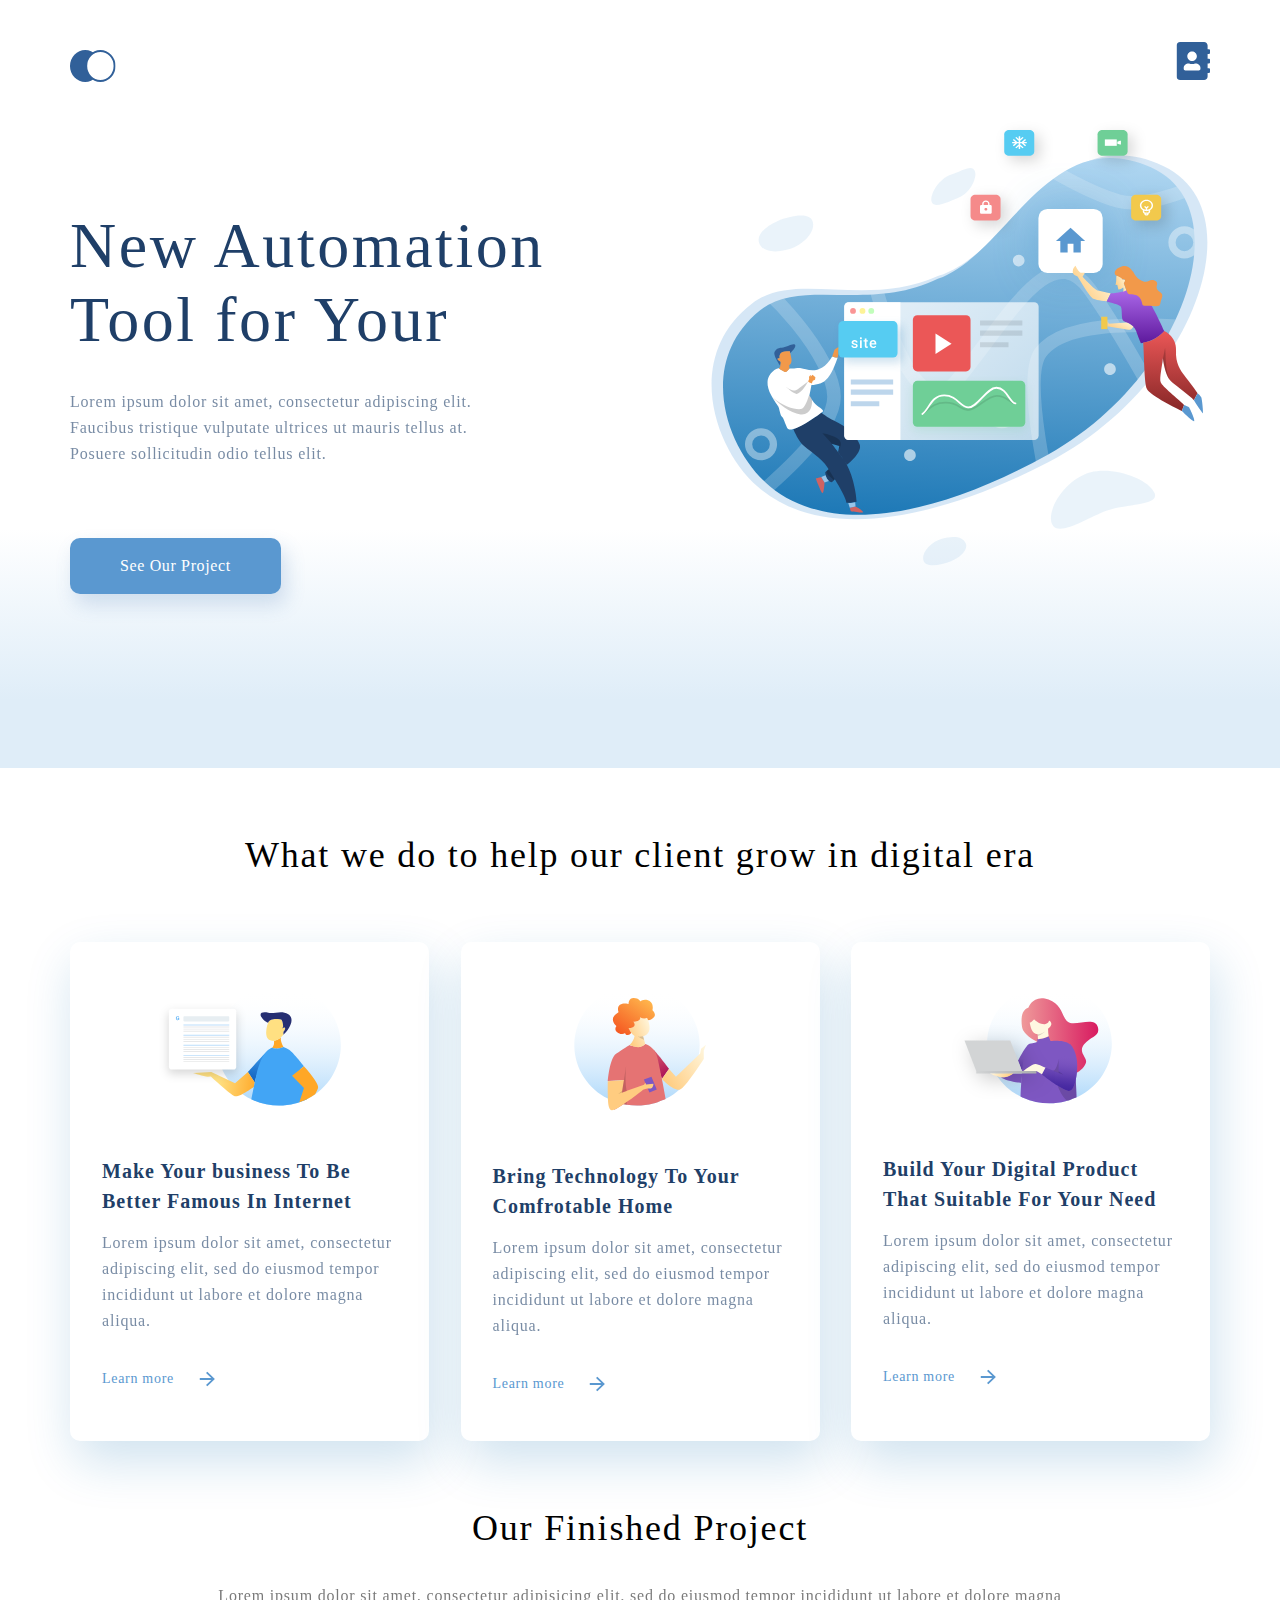
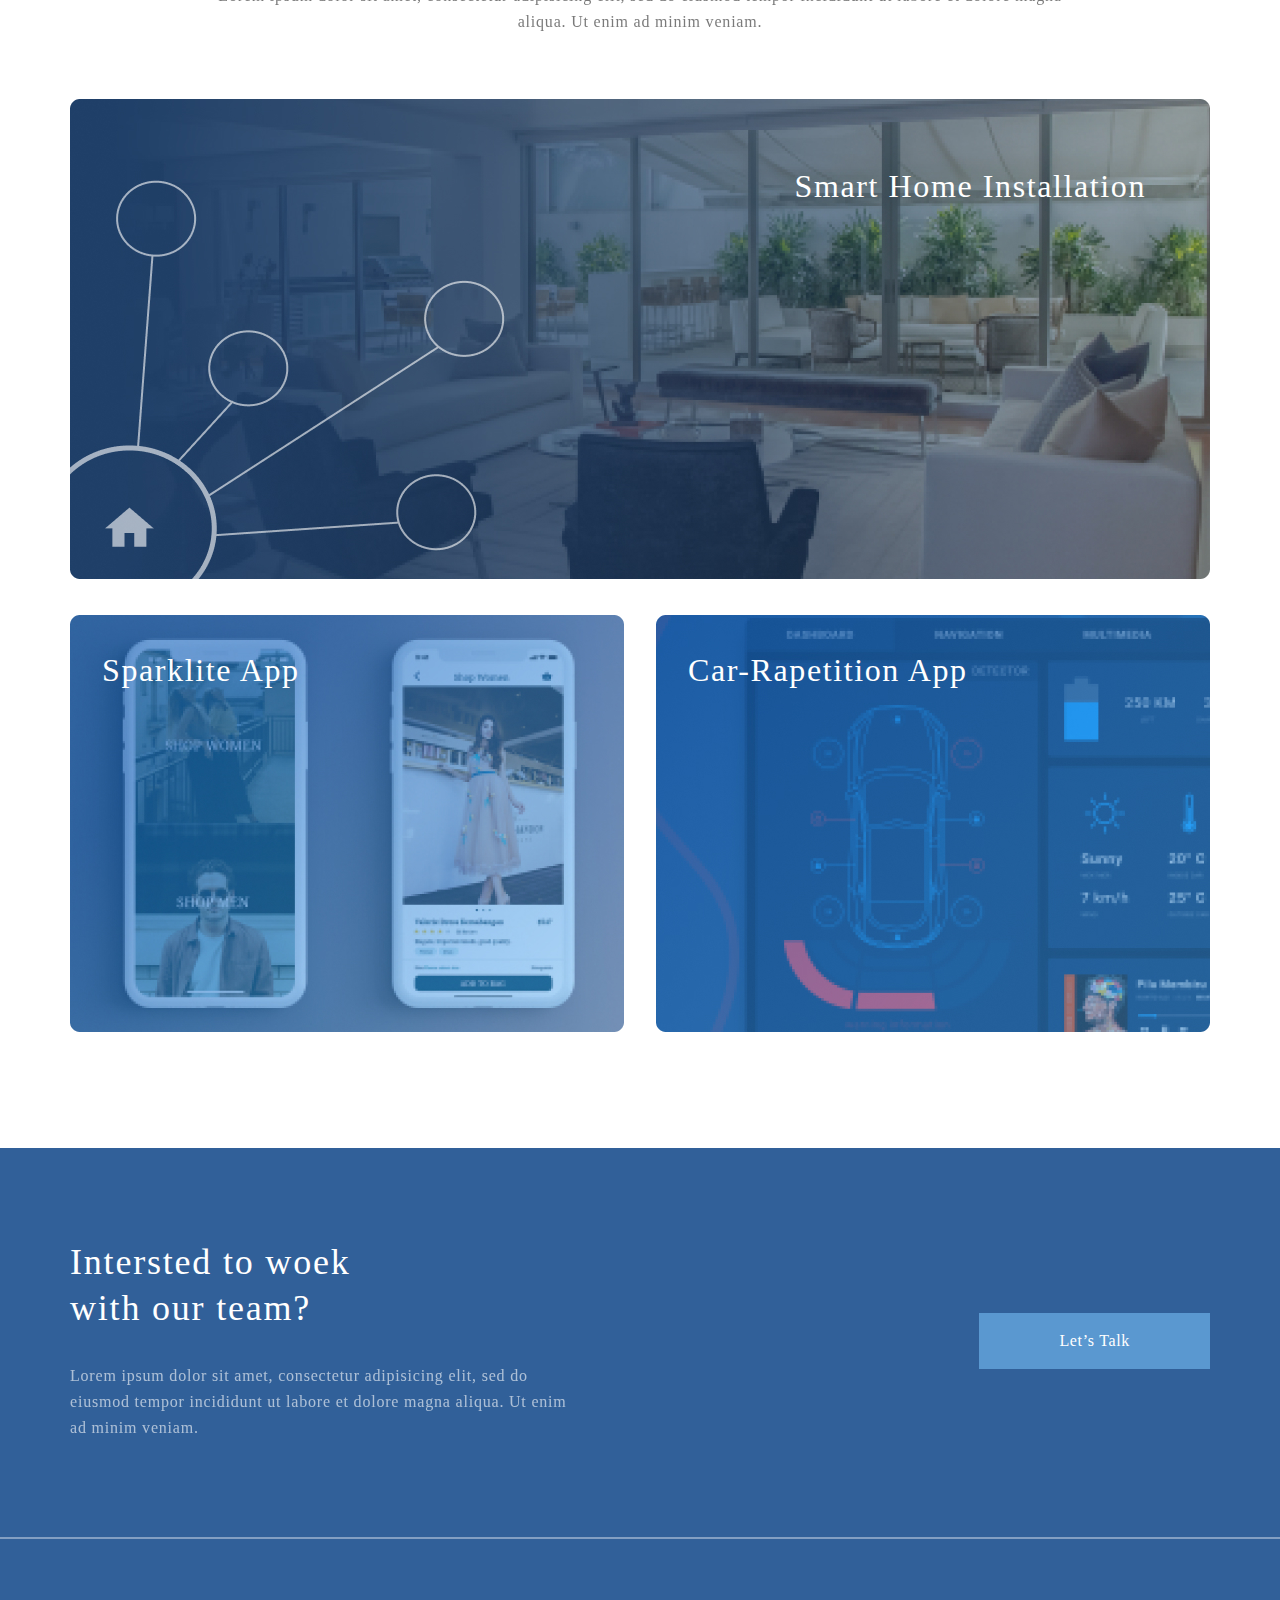
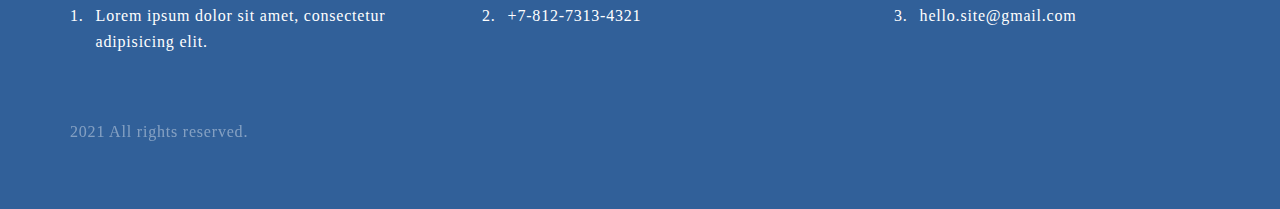
<file: index.html>
<!DOCTYPE html>
<html lang="en">

<head>
    <meta charset="UTF-8">
    <meta http-equiv="X-UA-Compatible" content="IE=edge">
    <meta name="viewport" content="width=device-width, initial-scale=1.0">
    <title>Main</title>
    <link rel="stylesheet" href="style.css">
</head>

<body>
    <div class="wrapper">
        <div class="wrapper__up">

            <div class="top">
                <div class="container container-top">

                    <ul class="nav">
                        <li class="nav__el"><a href="index.html" class="nav__link"><img src="img/logo.svg" alt="logo"
                                    class="nav__icon"></a></li>
                        <li class="nav__el"><a href="contact.html" class="nav__link"><img src="img/address-book-solid1.svg" alt="contact" class="nav__icon"></a></li>
                    </ul>

                    <div class="top__content">
                        <h1 class="heading__top">New Automation Tool for Your </h1>
                        <div class="text text-top">Lorem ipsum dolor sit amet, consectetur adipiscing elit. Faucibus
                            tristique
                            vulputate ultrices ut mauris tellus at. Posuere sollicitudin odio tellus elit.</div>
                        <a href="#" class="top__content_link">See Our Project</a>
                    </div>
                </div>
            </div>

            <div class="whatWeDo container">
                <h3 class="heading">What we do to help our client grow in digital era</h3>
                <div class="whatWeDo__card">
                    <div class="cart">
                        <img src="img/1.svg" alt="img" class="cart__img">
                        <h4 class="cart__heading">Make Your business To Be Better Famous In Internet</h4>
                        <div class="text text-cart">Lorem ipsum dolor sit amet, consectetur adipiscing elit, sed do
                            eiusmod
                            tempor incididunt ut labore et dolore magna aliqua. </div>
                        <a href="#" class="cart__link">
                            <div class="text-link">Learn more </div>
                            <img src="img/arrow.svg" alt="arrow" class="link__arrow">
                        </a>
                    </div>
                    <div class="cart">
                        <img src="img/Group15.svg" alt="img" class="cart__img">
                        <h4 class="cart__heading">Bring Technology To Your
                            Comfrotable Home</h4>
                        <div class="text text-cart">Lorem ipsum dolor sit amet, consectetur adipiscing elit, sed do
                            eiusmod
                            tempor incididunt ut labore et dolore magna aliqua. </div>
                        <a href="#" class="cart__link">
                            <div class="text-link">Learn more </div>
                            <img src="img/arrow.svg" alt="arrow" class="link__arrow">
                        </a>
                    </div>
                    <div class="cart">
                        <img src="img/220.svg" alt="img" class="cart__img">
                        <h4 class="cart__heading">Build Your Digital Product
                            That Suitable For Your Need</h4>
                        <div class="text text-cart">Lorem ipsum dolor sit amet, consectetur adipiscing elit, sed do
                            eiusmod
                            tempor incididunt ut labore et dolore magna aliqua. </div>
                        <a href="#" class="cart__link">
                            <div class="text-link">Learn more </div>
                            <img src="img/arrow.svg" alt="arrow" class="link__arrow">
                        </a>
                    </div>
                </div>


            </div>

            <div class="project container">
                <h3 class="heading">Our Finished Project</h3>
                <div class="text text-project">
                    Lorem ipsum dolor sit amet, consectetur adipisicing elit, sed do eiusmod tempor incididunt ut labore
                    et
                    dolore magna aliqua. Ut enim ad minim veniam.
                </div>
                <div class="img-item">
                    <div class="project__item">
                        <img src="img/item1.jpg" alt="img" class="project__img">
                        <div class="project__item_text item-text">Smart Home Installation</div>
                    </div>
                    <div class="project__parent project-doubleItem">
                        <div class="project__item img-rightM">
                            <img src="img/item2.jpg" alt="img" class="project__img ">
                            <div class="project__item_text-mini item-text">Sparklite App</div>
                        </div>
                        <div class="project__item">
                            <img src="img/item3.jpg" alt="img" class="project__img">
                            <div class="project__item_text-mini item-text">Car-Rapetition App</div>
                        </div>
                    </div>
                </div>
            </div>
        </div>

        <div class="footer">
             <div class="footer__top container">
                <div class="woek">
                    <h3 class="heading footer-heading">Intersted to woek with our team?</h3>
                    <div class="text woek-text">Lorem ipsum dolor sit amet, consectetur adipisicing elit, sed do
                        eiusmod
                        tempor incididunt ut labore et dolore magna aliqua. Ut enim ad minim veniam.</div>
                </div>
                <div class="footer__link">
                    <a href="#" class="footer-link">Let’s&nbsp;Talk</a>
                </div>


        </div>
        <hr class="footer__line">
        <ul class="footer__contact container">
            <li class="info-list">
                <div class="number__list">1.</div>
                <div class="info-list_text">Lorem ipsum dolor sit amet, consectetur adipisicing elit.</div>
            </li>
            <li class="info-list">
                <div class="number__list">2.</div>
                <div class="info-list_text">+7-812-7313-4321</div>
            </li>
            <li class="info-list">
                <div class="number__list">3.</div>
                <div class="info-list_text">hello.site@gmail.com</div>
            </li>
        </ul>
        <div class="copy-right container">2021 All rights reserved.</div>
    </div>
    </div>
</body>

</html>
</file>
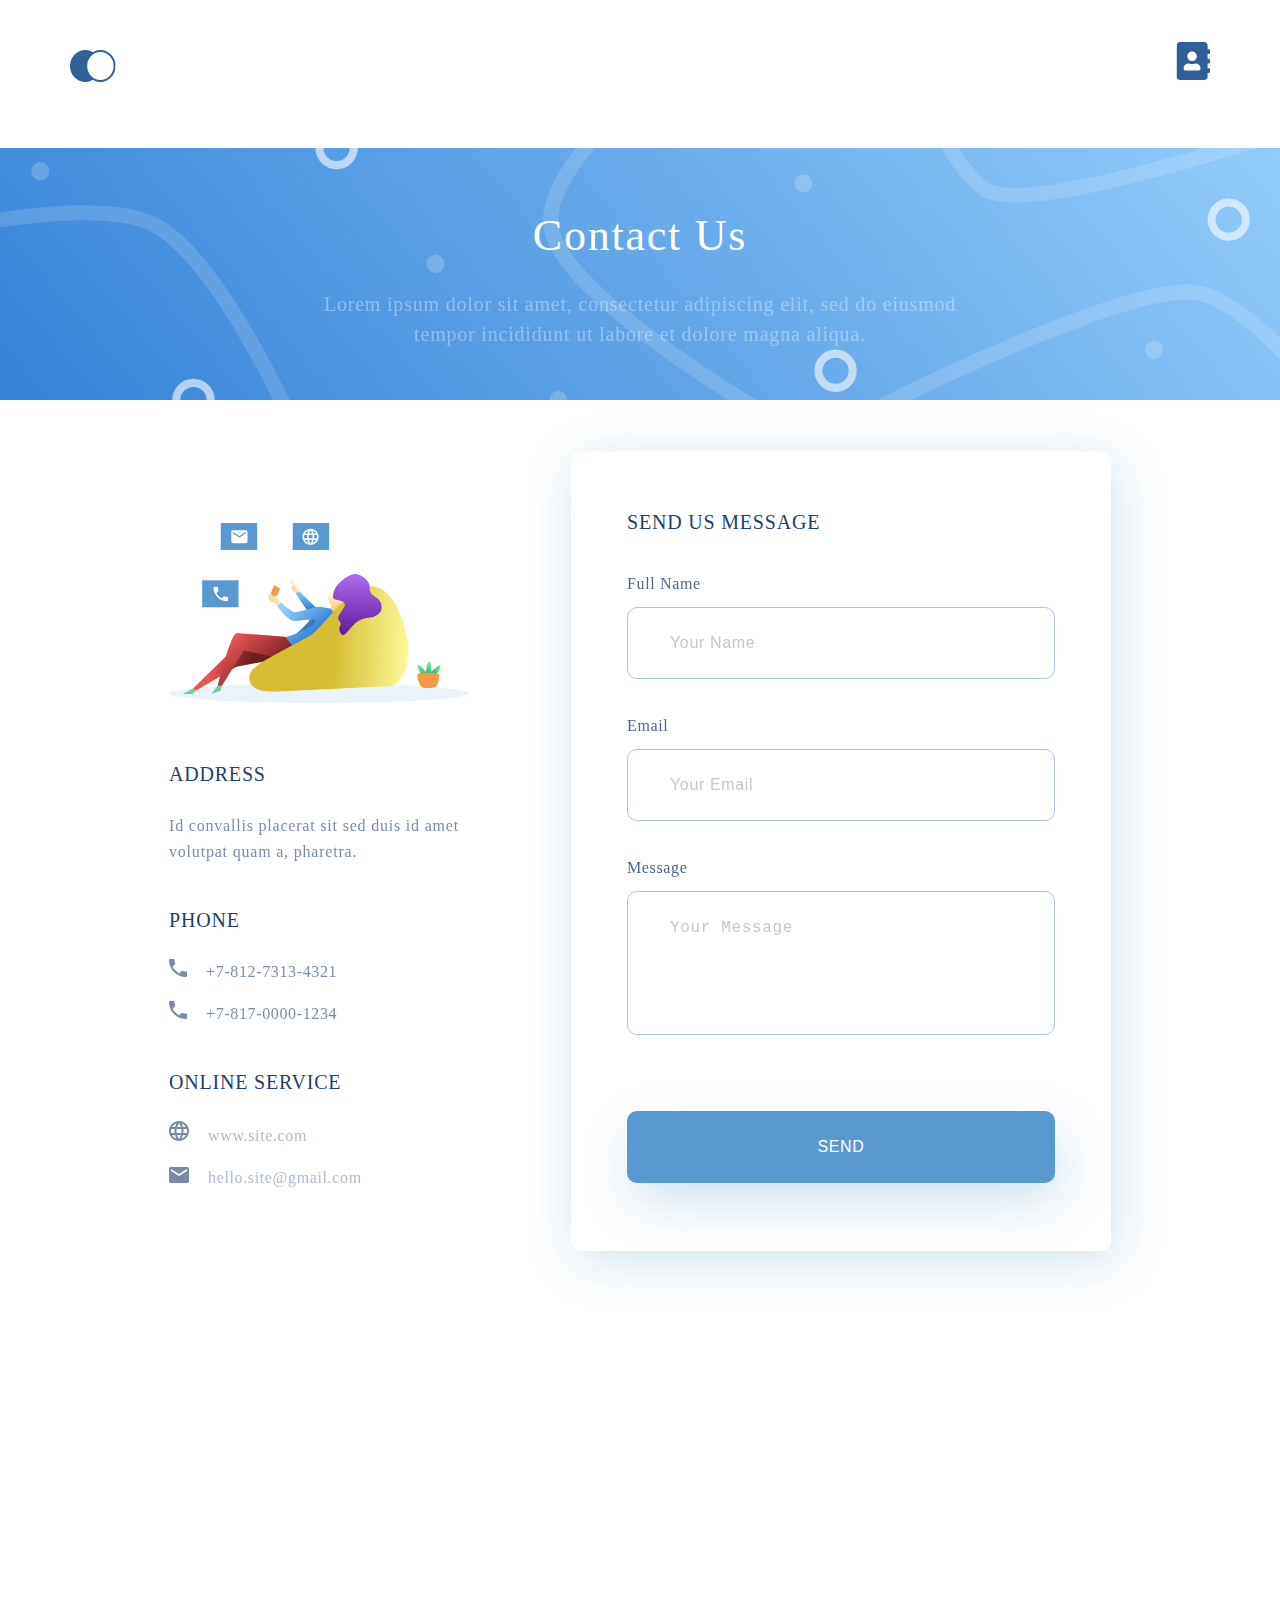
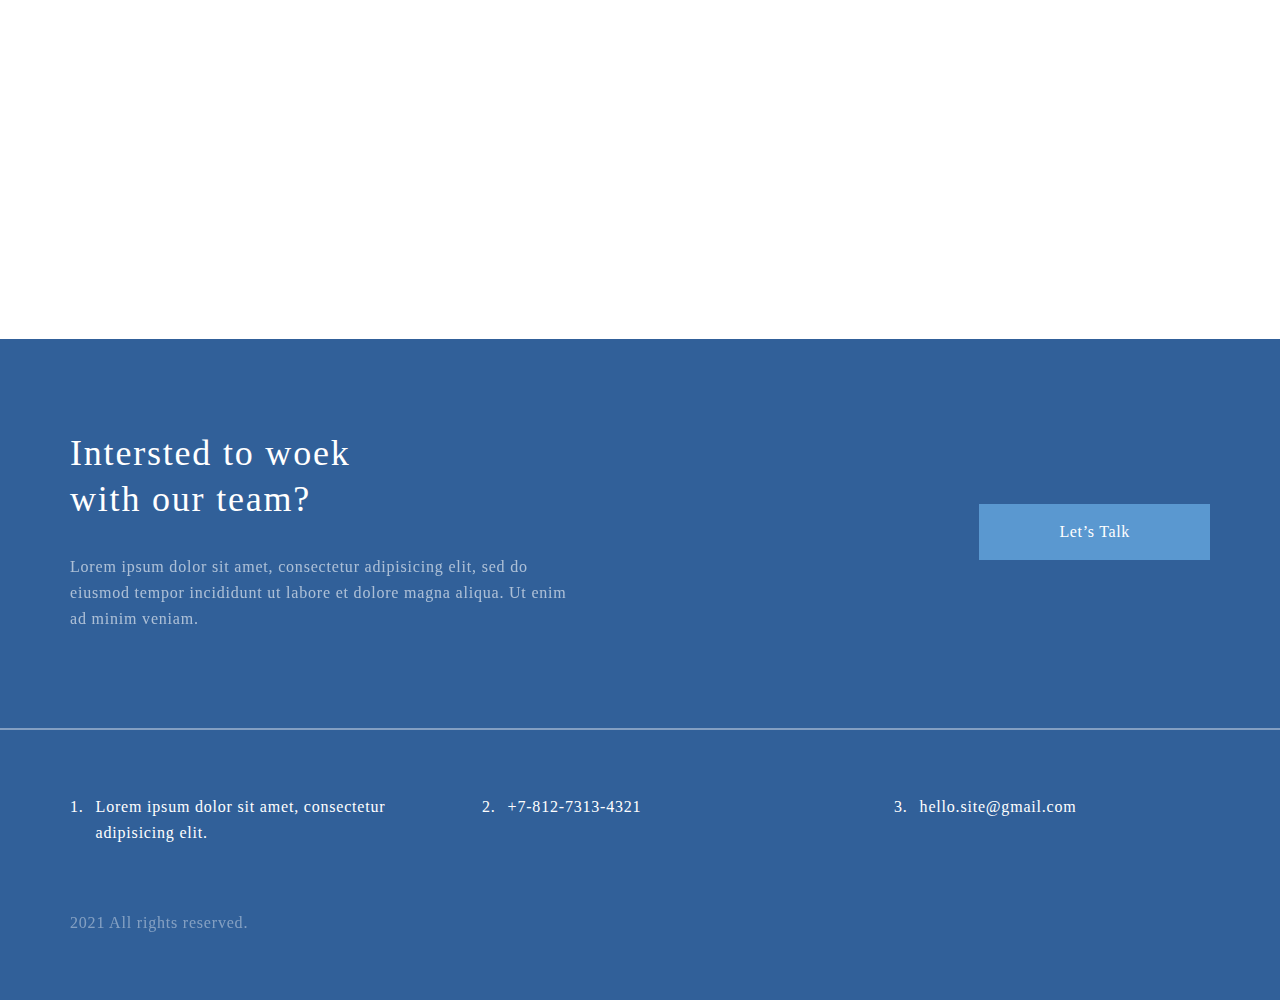
<file: contact.html>
<!DOCTYPE html>
<html lang="en">

<head>
    <meta charset="UTF-8">
    <meta http-equiv="X-UA-Compatible" content="IE=edge">
    <meta name="viewport" content="width=device-width, initial-scale=1.0">
    <title>Contact Page</title>
    <link rel="stylesheet" href="style.css">
    <link rel="icon" href="https://faviconka.ru/ico/1/faviconka.ru_1_178807.ico" type="image/x-icon" />
    <link rel="shortcut icon" href="https://faviconka.ru/ico/1/faviconka.ru_1_178807.ico" type="image/x-icon" />
</head>

<body>
    





    <div class="wrapper">
        <div class="wrapper__up">
            <div class="top-contacts">
                <div class="container">

                    <ul class="nav">
                        <li class="nav__el"><a href="index.html" class="nav__link"><img src="img/logo.svg" alt="logo"
                                    class="nav__icon"></a></li>
                        <li class="nav__el"><a href="contact.html" class="nav__link"><img
                                    src="img/address-book-solid1.svg" alt="contact" class="nav__icon"></a></li>
                    </ul>
                </div>
                <div class="bannerTop">
                    <div class="container">
                        <h2 class="bannerHeading">Contact Us</h2>
                        <div class="bannerText text">Lorem ipsum dolor sit amet, consectetur adipiscing elit, sed do
                            eiusmod
                            tempor incididunt ut labore et dolore magna aliqua.</div>
                    </div>
                </div>
            </div>

            <div class="main container">
                <div class="contacts">
                    <img src="img/contactsIMg.svg" alt="photo" class="contacts__img">

                    <h2 class="contacts__heading margin-heading">ADDRESS</h2>
                    <div class="contacts__text text">Id convallis placerat sit sed duis id amet volutpat quam a,
                        pharetra.</div>

                    <h2 class="contacts__heading">PHONE</h2>
                    <ul class="contacts__list phones">
                        <li class="contacts__li phone-li">+7-812-7313-4321</li>
                        <li class="contacts__li phone-li">+7-817-0000-1234</li>
                    </ul>

                    <h2 class="contacts__heading">ONLINE SERVICE</h2>
                    <ul class="contacts__list services">
                        <li class="contacts__li services-li-site"><a href="www.site.com"
                                class="contacts__link">www.site.com</a></li>
                        <li class="contacts__li services-li-mail"><a href="mailto:hello.site@gmail.com"
                                class="contacts__link">hello.site@gmail.com</a></li>
                    </ul>
                </div>
                <form action="" method="POST" class="contact__form">
                    <h4 class="heading form__heading">SEND US MESSAGE</h4>
                    <div class="form-tag">Full Name</div>
                    <input name="name" class="form-input" type="text" placeholder="Your Name" required>
                    <div class="form-tag">Email</div>
                    <input name="email" class="form-input" type="email" placeholder="Your Email" required>
                    <div class="form-tag">Message</div>
                    <textarea  class="form-input form-textarea" name="message" id="textareaForm" cols="30" rows="10"
                        placeholder="Your Message" required></textarea>
                    <input type="submit" class="form-button" value="SEND">
                </form>
            </div>
            <iframe class="contactMaps" src="https://yandex.ru/map-widget/v1/-/CCU4jLa1tA"></iframe>
        </div>
        <div class="footer footer-contact">
            <div class="footer__top container">
               <div class="woek">
                   <h3 class="heading footer-heading">Intersted to woek with our team?</h3>
                   <div class="text woek-text">Lorem ipsum dolor sit amet, consectetur adipisicing elit, sed do
                       eiusmod
                       tempor incididunt ut labore et dolore magna aliqua. Ut enim ad minim veniam.</div>
               </div>
               <div class="footer__link">
                   <a href="#" class="footer-link">Let’s&nbsp;Talk</a>
               </div>


       </div>
       <hr class="footer__line">
       <ul class="footer__contact container">
           <li class="info-list">
               <div class="number__list">1.</div>
               <div class="info-list_text">Lorem ipsum dolor sit amet, consectetur adipisicing elit.</div>
           </li>
           <li class="info-list">
               <div class="number__list">2.</div>
               <div class="info-list_text">+7-812-7313-4321</div>
           </li>
           <li class="info-list">
               <div class="number__list">3.</div>
               <div class="info-list_text">hello.site@gmail.com</div>
           </li>
       </ul>
       <div class="copy-right container">2021 All rights reserved.</div>
   </div>
   </div>
</body>

</html>
</file>
<file: style.css>
* {
  margin: 0;
  padding: 0;
}

body {
  font-family: Roboto;
}

.wrapper {
  min-height: 100vh;
  display: -webkit-box;
  display: -ms-flexbox;
  display: flex;
  -webkit-box-orient: vertical;
  -webkit-box-direction: normal;
      -ms-flex-direction: column;
          flex-direction: column;
}

.wrapper__up {
  -webkit-box-flex: 1;
      -ms-flex-positive: 1;
          flex-grow: 1;
}

.heading {
  font-size: 36px;
  line-height: 46px;
  text-align: center;
  letter-spacing: 0.05em;
  font-weight: 300;
}

.text {
  font-size: 16px;
  line-height: 26px;
  letter-spacing: 0.05em;
  color: #1F3F68;
  opacity: 0.6;
}

.container {
  max-width: 1140px;
  margin: 0 auto;
}

.top {
  min-height: 768px;
  background: -webkit-gradient(linear, left bottom, left top, color-stop(8.84%, #DFEDF8), color-stop(31.12%, rgba(152, 195, 232, 0)));
  background: linear-gradient(0deg, #DFEDF8 8.84%, rgba(152, 195, 232, 0) 31.12%);
}

.container-top {
  display: -webkit-box;
  display: -ms-flexbox;
  display: flex;
  -webkit-box-orient: vertical;
  -webkit-box-direction: normal;
      -ms-flex-direction: column;
          flex-direction: column;
  height: 100%;
}

.nav {
  display: -webkit-box;
  display: -ms-flexbox;
  display: flex;
  list-style-type: none;
  -webkit-box-pack: justify;
      -ms-flex-pack: justify;
          justify-content: space-between;
  padding-top: 42px;
}

.top__content {
  padding-top: 115px;
  -webkit-box-flex: 1;
      -ms-flex-positive: 1;
          flex-grow: 1;
  background-image: url(img/illustration.svg);
  background-repeat: no-repeat;
  background-position: right center;
  background-size: 44%;
}

.heading__top {
  width: 504px;
  font-weight: 300;
  font-size: 64px;
  line-height: 74px;
  letter-spacing: 0.04em;
  color: #1F3F68;
  margin-bottom: 32px;
}

.text-top {
  width: 425px;
}

.top__content_link {
  margin-top: 71px;
  display: inline-block;
  text-decoration: none;
  padding: 15px 50px;
  background: #5A98D0;
  -webkit-box-shadow: 5px 10px 20px rgba(53, 110, 173, 0.2);
          box-shadow: 5px 10px 20px rgba(53, 110, 173, 0.2);
  border-radius: 10px;
  font-size: 16px;
  line-height: 26px;
  text-align: center;
  letter-spacing: 0.04em;
  color: #FFFFFF;
}

.whatWeDo {
  padding-top: 64px;
}

.whatWeDo__card {
  padding-top: 64px;
  display: -webkit-box;
  display: -ms-flexbox;
  display: flex;
  -webkit-box-pack: justify;
      -ms-flex-pack: justify;
          justify-content: space-between;
}

.cart {
  width: 359px;
  -webkit-box-sizing: border-box;
          box-sizing: border-box;
  display: -webkit-box;
  display: -ms-flexbox;
  display: flex;
  -webkit-box-orient: vertical;
  -webkit-box-direction: normal;
      -ms-flex-direction: column;
          flex-direction: column;
  padding: 42px 32px;
  background: #FFFFFF;
  -webkit-box-shadow: 5px 20px 50px rgba(16, 112, 177, 0.2);
          box-shadow: 5px 20px 50px rgba(16, 112, 177, 0.2);
  border-radius: 10px;
}

.cart__img {
  -ms-flex-item-align: center;
      -ms-grid-row-align: center;
      align-self: center;
  margin-bottom: 50px;
}

.cart__heading {
  font-size: 20px;
  line-height: 30px;
  letter-spacing: 0.05em;
  color: #1F3F68;
  margin-bottom: 14px;
}

.cart__link {
  text-decoration: none;
  font-size: 14px;
  line-height: 30px;
  letter-spacing: 0.05em;
  color: #5A98D0;
  margin-top: 30px;
  display: -webkit-box;
  display: -ms-flexbox;
  display: flex;
}

.link__arrow {
  margin-left: 25px;
}

.project {
  padding-top: 64px;
}

.text-project {
  font-size: 16px;
  line-height: 26px;
  text-align: center;
  letter-spacing: 0.05em;
  color: #222222;
  margin: 32px auto 64px;
  width: 75%;
}

.project__item {
  position: relative;
  -webkit-box-flex: 1;
      -ms-flex-positive: 1;
          flex-grow: 1;
  width: 100%;
  border-radius: 10px;
}

.project__parent {
  display: -webkit-box;
  display: -ms-flexbox;
  display: flex;
  -webkit-box-pack: justify;
      -ms-flex-pack: justify;
          justify-content: space-between;
  margin-top: 32px;
}

.item-text {
  font-size: 32px;
  line-height: 46px;
  letter-spacing: 0.05em;
  color: #FFFFFF;
  position: absolute;
}

.project__item_text {
  top: 64px;
  right: 64px;
}

.project__item_text-mini {
  top: 32px;
  left: 32px;
}

.project__img {
  width: 100%;
}

.img-rightM {
  margin-right: 32px;
}

.footer {
  width: 100%;
  margin: 112px auto 0;
  padding-bottom: 64px;
  background: #316099;
}

.footer__top {
  display: -webkit-box;
  display: -ms-flexbox;
  display: flex;
  -webkit-box-pack: justify;
      -ms-flex-pack: justify;
          justify-content: space-between;
}

.footer-heading {
  font-size: 36px;
  line-height: 46px;
  letter-spacing: 0.05em;
  color: #FFFFFF;
  width: 340px;
  margin-bottom: 32px;
  text-align: left;
}

.woek {
  padding-top: 91px;
}

.woek-text {
  font-size: 16px;
  line-height: 26px;
  letter-spacing: 0.05em;
  color: #FFFFFF;
  opacity: 0.6;
  width: 500px;
}

.footer-link {
  display: inline-block;
  background: #5A98D0;
  padding: 15px 80px;
  font-size: 16px;
  line-height: 26px;
  text-align: center;
  letter-spacing: 0.04em;
  color: #FFFFFF;
  text-decoration: none;
  margin-top: 165px;
}

.footer__line {
  margin-top: 96px;
  opacity: 0.4;
  border: 1px solid #FFFFFF;
}

.footer__contact {
  padding-top: 64px;
  display: -webkit-box;
  display: -ms-flexbox;
  display: flex;
  list-style-type: none;
  -webkit-box-pack: justify;
      -ms-flex-pack: justify;
          justify-content: space-between;
  margin-bottom: 64px;
}

.info-list {
  font-size: 16px;
  line-height: 26px;
  letter-spacing: 0.05em;
  color: #FFFFFF;
  width: 316px;
  display: -webkit-box;
  display: -ms-flexbox;
  display: flex;
}

.number__list {
  margin-right: 12px;
}

.copy-right {
  font-size: 16px;
  line-height: 26px;
  letter-spacing: 0.05em;
  color: #FFFFFF;
  opacity: 0.4;
}

/* Contact Page */
.top-contacts {
  height: auto;
}

.bannerTop {
  background-image: url(img/ContactTop.svg);
  background-repeat: no-repeat;
  background-position: center;
  background-size: cover;
  min-height: 250px;
  -webkit-box-sizing: border-box;
          box-sizing: border-box;
  padding-top: 51px;
  padding-bottom: 51px;
  margin-top: 54px;
  width: 100%;
}

.bannerHeading {
  font-weight: 500;
  font-size: 44px;
  line-height: 74px;
  text-align: center;
  letter-spacing: 0.04em;
  color: #FFFFFF;
}

.bannerText {
  font-size: 20px;
  line-height: 30px;
  text-align: center;
  margin: 16px auto 0;
  letter-spacing: 0.04em;
  color: rgba(255, 255, 255, 0.6);
  width: 60%;
}

.main {
  padding-top: 51px;
  display: -webkit-box;
  display: -ms-flexbox;
  display: flex;
  -webkit-box-pack: center;
      -ms-flex-pack: center;
          justify-content: center;
}

.contacts {
  display: -webkit-box;
  display: -ms-flexbox;
  display: flex;
  -webkit-box-orient: vertical;
  -webkit-box-direction: normal;
      -ms-flex-direction: column;
          flex-direction: column;
  padding-top: 72px;
  padding-bottom: 56px;
  width: 301px;
  height: 800px;
  -webkit-box-sizing: border-box;
          box-sizing: border-box;
  margin-right: 101px;
}

.contacts__img {
  display: inline-block;
  width: 300px;
}

.contacts__heading {
  font-weight: 500;
  font-size: 20px;
  line-height: 30px;
  letter-spacing: 0.04em;
  color: #1F3F68;
  margin-bottom: 24px;
  margin-top: 40px;
}

.margin-heading {
  margin-top: 56px;
}

.contacts__list {
  list-style-type: none;
}

.contacts__li {
  font-weight: 300;
  font-size: 16px;
  line-height: 26px;
  letter-spacing: 0.04em;
  color: #1F3F68;
  opacity: 0.6;
}

.contacts__li:nth-child(2) {
  margin-top: 16px;
}

.phone-li::before {
  content: url("img/phone-icon.svg");
  margin-right: 19px;
}

.services-li-site::before {
  content: url("img/browser-icon.svg");
  margin-right: 19px;
}

.services-li-mail::before {
  content: url("img/email-icon.svg");
  margin-right: 19px;
}

.contacts__link {
  text-decoration: none;
  font-weight: 300;
  font-size: 16px;
  line-height: 26px;
  letter-spacing: 0.04em;
  color: #1F3F68;
  opacity: 0.6;
}

.contact__form {
  width: 540px;
  max-height: 800px;
  padding: 56px;
  -webkit-box-sizing: border-box;
          box-sizing: border-box;
  background: #FFFFFF;
  -webkit-box-shadow: 5px 10px 50px rgba(16, 112, 177, 0.2);
          box-shadow: 5px 10px 50px rgba(16, 112, 177, 0.2);
  border-radius: 10px;
}

.form__heading {
  font-weight: 500;
  font-size: 20px;
  line-height: 30px;
  letter-spacing: 0.04em;
  color: #1F3F68;
  text-align: left;
}

.form-tag {
  font-size: 16px;
  line-height: 30px;
  letter-spacing: 0.04em;
  color: #1F3F68;
  opacity: 0.8;
  margin-top: 32px;
}

.form-tag:first-child {
  margin-top: 48px;
}

.form-input {
  margin-top: 8px;
  padding-left: 42px;
  font-weight: 300;
  font-size: 16px;
  line-height: 30px;
  letter-spacing: 0.04em;
  color: #1F3F68;
  -webkit-box-sizing: border-box;
          box-sizing: border-box;
  width: 428px;
  height: 72px;
  opacity: 0.4;
  border: 1px solid #356EAD;
  box-sizing: border-box;
  border-radius: 10px;
  outline: none;
}

.form-textarea {
  padding-top: 21px;
  resize: none;
  outline: none;
  overflow: auto;
  height: 144px;
  font-weight: 300;
  font-size: 16px;
  line-height: 30px;
  letter-spacing: 0.04em;
  color: #1F3F68;
}

.form-button {
  margin-top: 72px;
  width: 428px;
  height: 72px;
  text-align: center;
  background: #5A98D0;
  -webkit-box-shadow: 5px 20px 50px rgba(16, 112, 177, 0.2);
          box-shadow: 5px 20px 50px rgba(16, 112, 177, 0.2);
  border-radius: 10px;
  outline: none;
  border: 0 none;
  font-weight: 500;
  font-size: 16px;
  line-height: 26px;
  text-align: center;
  letter-spacing: 0.04em;
  color: #FFFFFF;
}

.contactMaps {
  display: block;
  width: 940px;
  height: 480px;
  outline: none;
  border: 0 none;
  margin: 96px auto 0;
}

/* media tablet 768 */
@media (max-width: 1024px) {
  .container {
    padding-left: 32px;
    padding-right: 32px;
  }
  .whatWeDo__card {
    -webkit-box-orient: vertical;
    -webkit-box-direction: normal;
        -ms-flex-direction: column;
            flex-direction: column;
    -webkit-box-align: center;
        -ms-flex-align: center;
            align-items: center;
  }
  .cart {
    margin-bottom: 32px;
  }
  .footer__top {
    padding: 0 124px;
  }
  .woek {
    padding-top: 47px;
    margin-right: 51px;
  }
  .woek-text {
    width: 308px;
  }
  .footer-link {
    padding: 3px 30px;
  }
  .footer__contact {
    padding: 64px 124px 0;
    -webkit-box-orient: vertical;
    -webkit-box-direction: normal;
        -ms-flex-direction: column;
            flex-direction: column;
    margin-bottom: 0;
  }
  .info-list {
    margin-bottom: 25px;
  }
  .info-list:last-child {
    margin-bottom: 64px;
  }
  .copy-right {
    padding: 0 124px;
  }
  /* CONTACT PAGE */
  .main {
    -webkit-box-orient: vertical;
    -webkit-box-direction: normal;
        -ms-flex-direction: column;
            flex-direction: column;
    -webkit-box-align: center;
        -ms-flex-align: center;
            align-items: center;
  }
  .contacts {
    margin-right: 0;
    padding-bottom: 64px;
  }
  .contactMaps {
    margin-top: 64px;
    width: 100%;
    height: 392px;
  }
  .footer-contact {
    margin-top: 64px;
  }
}

@media (max-width: 1024px) and (max-width: 664px) {
  .container {
    padding-left: 16px;
    padding-right: 16px;
  }
  .top {
    min-height: 376px;
  }
  .top__content {
    padding-top: 32px;
    background: none;
    display: -webkit-box;
    display: -ms-flexbox;
    display: flex;
    -webkit-box-orient: vertical;
    -webkit-box-direction: normal;
        -ms-flex-direction: column;
            flex-direction: column;
    -webkit-box-align: center;
        -ms-flex-align: center;
            align-items: center;
  }
  .heading__top {
    font-size: 32px;
    line-height: 37px;
    width: 300px;
    text-align: center;
  }
  .text-top {
    text-align: center;
    width: 300px;
  }
  .top__content_link {
    margin-bottom: 41px;
    margin-top: 32px;
    font-size: 12px;
    padding: 0 25px;
  }
  .heading {
    font-size: 24px;
    line-height: 28px;
  }
  .whatWeDo {
    padding-top: 48px;
  }
  .whatWeDo__card {
    padding-top: 32px;
  }
  .cart {
    width: 100%;
  }
  .item-text {
    font-size: 16px;
    line-height: 19px;
  }
  .project__parent {
    -webkit-box-orient: vertical;
    -webkit-box-direction: normal;
        -ms-flex-direction: column;
            flex-direction: column;
    margin: 0;
  }
  .project__item {
    margin-top: 16px;
  }
  .img-rightMP {
    margin: 0;
  }
  .project__item_text {
    top: 16px;
    right: 16px;
  }
  .project__item_text-mini {
    top: 16px;
    left: 16px;
  }
  .footer {
    margin-top: 64px;
  }
  .footer__top {
    -webkit-box-orient: vertical;
    -webkit-box-direction: normal;
        -ms-flex-direction: column;
            flex-direction: column;
    -webkit-box-align: center;
        -ms-flex-align: center;
            align-items: center;
  }
  .woek {
    padding-top: 16px;
    margin: 0;
    text-align: center;
  }
  .footer-heading {
    text-align: center;
    width: 100%;
  }
  .woek-text {
    text-align: center;
    width: 100%;
  }
  .footer-link {
    margin-top: 40px;
  }
  .footer__line {
    margin-top: 41px;
  }
  .footer__contact {
    padding-top: 32px;
  }
  .info-list {
    margin-bottom: 17px;
    width: 100%;
  }
  .info-list:last-child {
    margin-bottom: 37px;
  }
  .copy-right {
    text-align: center;
  }
  /* CONTACT PAGE */
  .contact__form {
    width: 100%;
    padding: 36px;
  }
  .form__heading {
    font-size: 16px;
    line-height: 30px;
  }
  .form-tag {
    font-size: 14px;
  }
  .form-input {
    width: 100%;
    height: 46px;
    margin-top: 5px;
  }
  .form-textarea {
    height: 92px;
  }
  .form-button {
    width: 100%;
    margin-top: 46px;
    height: 46px;
  }
  .contactMaps {
    margin-top: 32px;
    width: 100%;
    height: 340px;
  }
  .footer-contact {
    margin-top: 32px;
  }
}
/*# sourceMappingURL=style.css.map */
</file>
